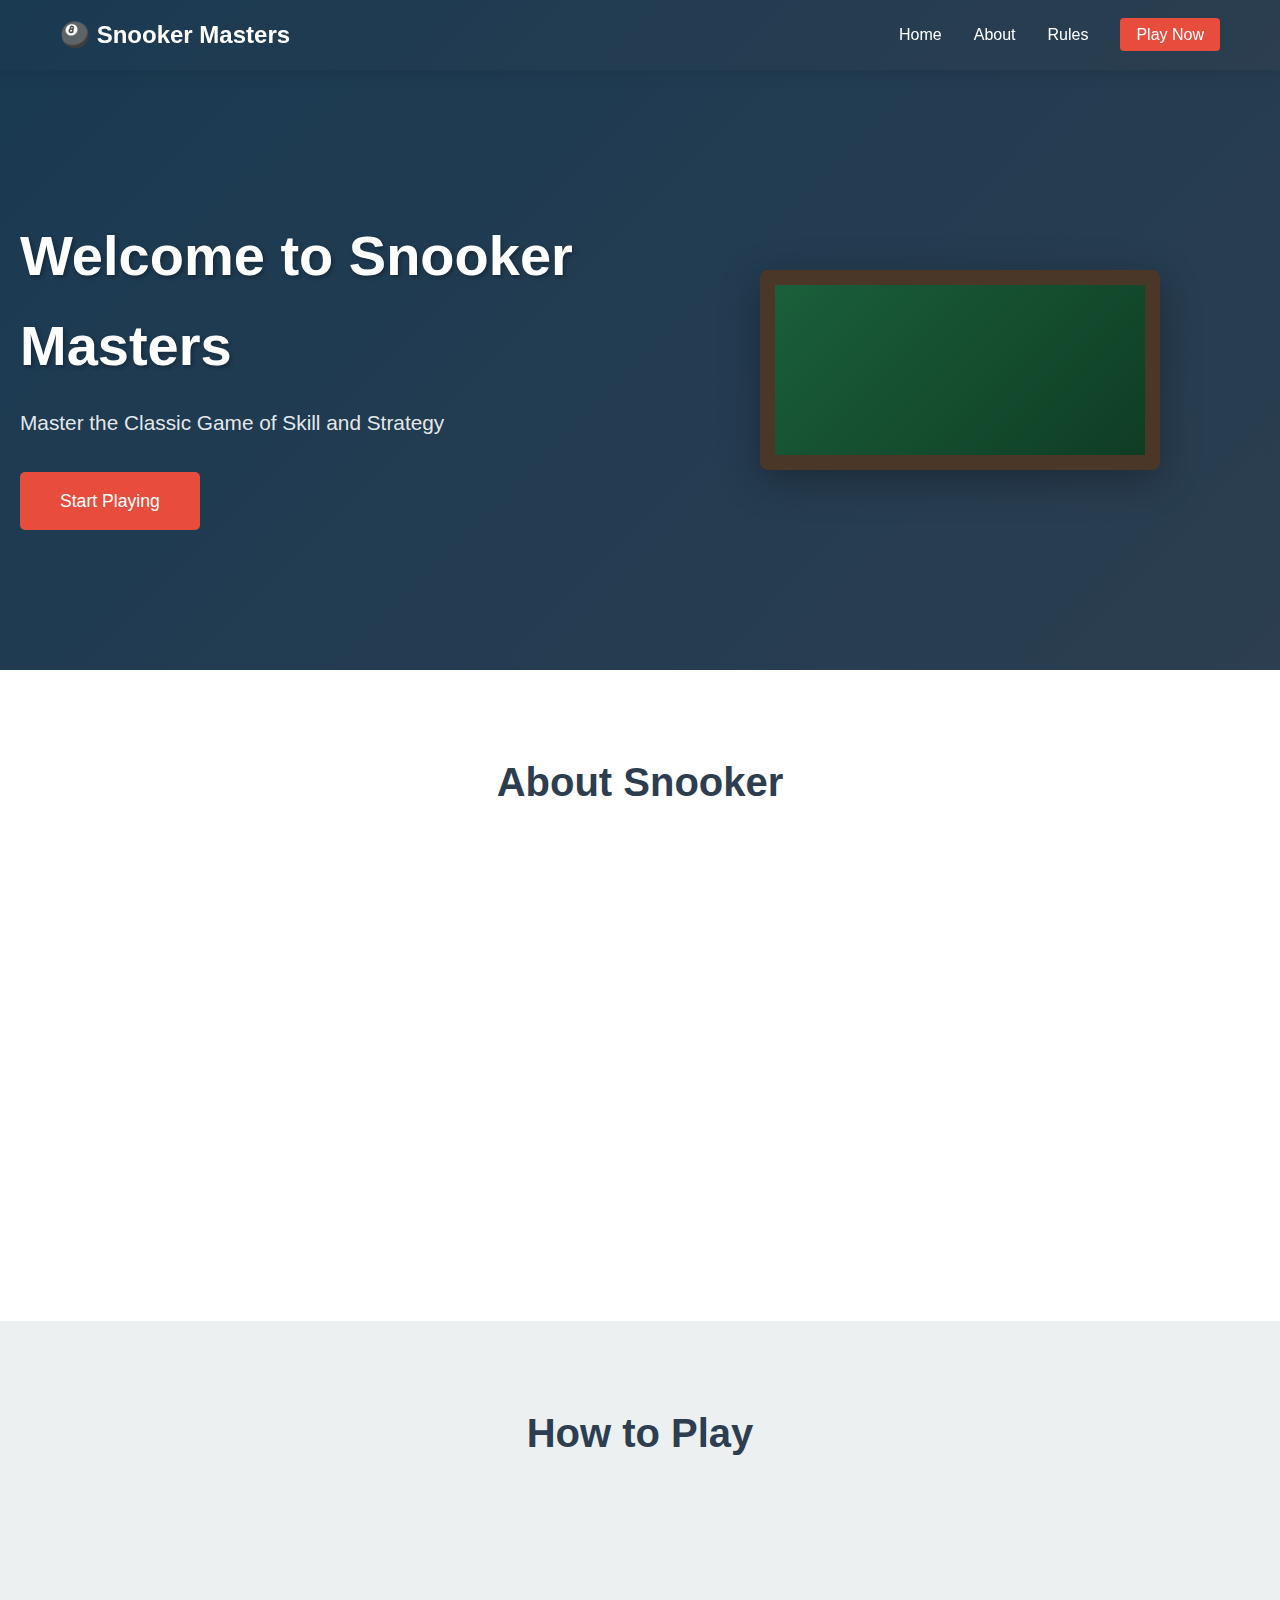
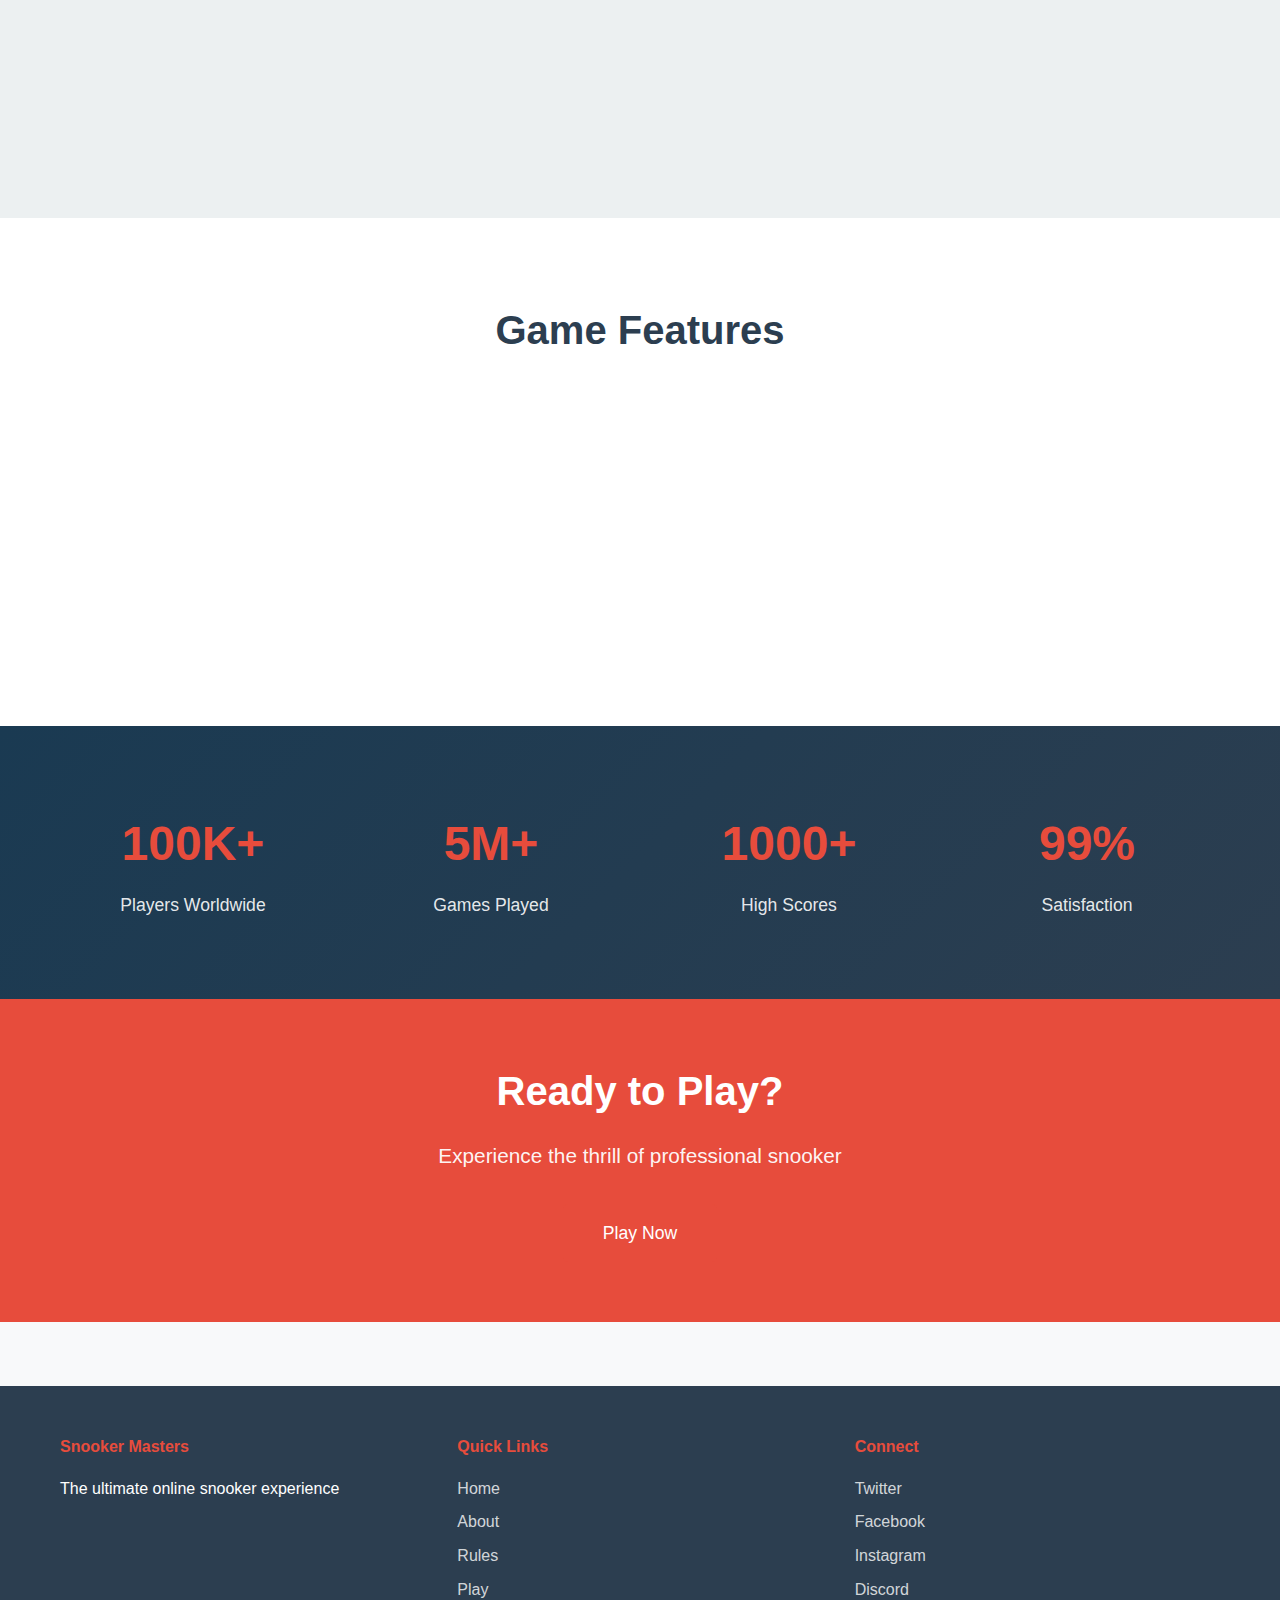
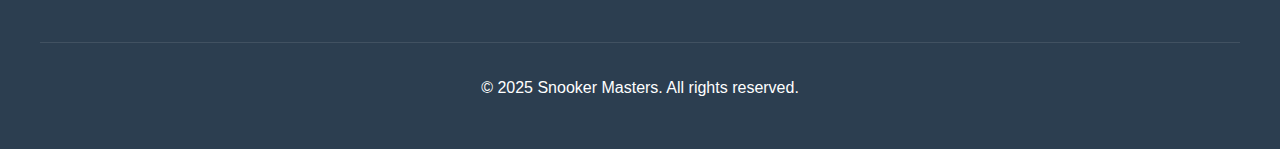
<file: index.html>
<!DOCTYPE html>
<html lang="en">
<head>
    <meta charset="UTF-8">
    <meta name="viewport" content="width=device-width, initial-scale=1.0">
    <title>Snooker Masters - Professional Pool Game</title>
    <style>
        * {
            margin: 0;
            padding: 0;
            box-sizing: border-box;
        }

        :root {
            --primary-color: #1a5f3b;
            --secondary-color: #2c3e50;
            --accent-color: #e74c3c;
        }

        html {
            scroll-behavior: smooth;
        }

        body {
            font-family: 'Segoe UI', Tahoma, Geneva, Verdana, sans-serif;
            line-height: 1.6;
            color: #2c3e50;
            background: #f8f9fa;
        }

        .navbar {
            background: linear-gradient(135deg, #1a3a52 0%, #2c3e50 100%);
            padding: 1rem 0;
            position: sticky;
            top: 0;
            z-index: 1000;
            box-shadow: 0 4px 15px rgba(0, 0, 0, 0.1);
        }

        .nav-container {
            max-width: 1200px;
            margin: 0 auto;
            padding: 0 20px;
            display: flex;
            justify-content: space-between;
            align-items: center;
        }

        .logo {
            font-size: 1.5rem;
            font-weight: bold;
            color: white;
        }

        .nav-menu {
            display: flex;
            list-style: none;
            gap: 2rem;
        }

        .nav-menu a {
            color: white;
            text-decoration: none;
            transition: all 0.3s ease;
        }

        .nav-menu a:hover {
            color: #e74c3c;
        }

        .hero {
            background: linear-gradient(135deg, #1a3a52 0%, #2c3e50 100%);
            color: white;
            padding: 80px 20px;
            display: grid;
            grid-template-columns: 1fr 1fr;
            gap: 40px;
            align-items: center;
            min-height: 600px;
        }

        .hero-content h1 {
            font-size: 3.5em;
            margin-bottom: 1rem;
            text-shadow: 2px 2px 4px rgba(0, 0, 0, 0.3);
        }

        .hero-content p {
            font-size: 1.3em;
            margin-bottom: 2rem;
            color: rgba(255, 255, 255, 0.9);
        }

        .btn-primary {
            display: inline-block;
            background: #e74c3c;
            color: white;
            padding: 15px 40px;
            text-decoration: none;
            border-radius: 5px;
            font-size: 1.1em;
            transition: all 0.3s ease;
        }

        .btn-primary:hover {
            background: #c0392b;
            transform: translateY(-2px);
            box-shadow: 0 8px 20px rgba(231, 76, 60, 0.4);
        }

        .hero-image {
            display: flex;
            justify-content: center;
            align-items: center;
        }

        .pool-table-preview {
            width: 100%;
            max-width: 400px;
            aspect-ratio: 2/1;
            background: linear-gradient(135deg, #1a5f3b 0%, #0f3d24 100%);
            border: 15px solid #4a3728;
            border-radius: 8px;
            position: relative;
            box-shadow: 0 10px 40px rgba(0, 0, 0, 0.3);
            animation: float 3s ease-in-out infinite;
        }

        @keyframes float {
            0%, 100% { transform: translateY(0px); }
            50% { transform: translateY(-20px); }
        }

        .section {
            max-width: 1200px;
            margin: 0 auto;
            padding: 80px 20px;
        }

        .section h2 {
            font-size: 2.5em;
            margin-bottom: 3rem;
            text-align: center;
            color: #2c3e50;
        }

        .about {
            background: white;
        }

        .about-grid {
            display: grid;
            grid-template-columns: repeat(auto-fit, minmax(250px, 1fr));
            gap: 2rem;
        }

        .about-card {
            background: #f8f9fa;
            padding: 2rem;
            border-radius: 8px;
            text-align: center;
            transition: all 0.3s ease;
        }

        .about-card:hover {
            transform: translateY(-10px);
            box-shadow: 0 10px 30px rgba(0, 0, 0, 0.1);
        }

        .icon {
            font-size: 3rem;
            margin-bottom: 1rem;
        }

        .about-card h3 {
            font-size: 1.3em;
            margin-bottom: 1rem;
            color: #2c3e50;
        }

        .about-card p {
            color: #666;
            line-height: 1.8;
        }

        .rules {
            background: #ecf0f1;
        }

        .rules-grid {
            display: grid;
            grid-template-columns: repeat(auto-fit, minmax(250px, 1fr));
            gap: 2rem;
        }

        .rule-card {
            background: white;
            padding: 2rem;
            border-left: 4px solid #e74c3c;
            border-radius: 4px;
        }

        .rule-card h3 {
            color: #2c3e50;
            margin-bottom: 1rem;
        }

        .rule-card p {
            color: #666;
            line-height: 1.8;
        }

        .features {
            background: white;
        }

        .features-list {
            display: grid;
            grid-template-columns: repeat(auto-fit, minmax(250px, 1fr));
            gap: 2rem;
        }

        .feature {
            display: flex;
            align-items: center;
            gap: 1rem;
            padding: 1.5rem;
            background: #f8f9fa;
            border-radius: 8px;
        }

        .feature-icon {
            font-size: 2rem;
            color: #e74c3c;
            font-weight: bold;
        }

        .feature p {
            color: #2c3e50;
            font-size: 1.1em;
        }

        .stats {
            background: linear-gradient(135deg, #1a3a52 0%, #2c3e50 100%);
            color: white;
        }

        .stats .section {
            display: grid;
            grid-template-columns: repeat(auto-fit, minmax(200px, 1fr));
            gap: 3rem;
        }

        .stat-item {
            text-align: center;
        }

        .stat-item h3 {
            font-size: 3em;
            margin-bottom: 0.5rem;
            color: #e74c3c;
        }

        .stat-item p {
            font-size: 1.1em;
            color: rgba(255, 255, 255, 0.9);
        }

        .cta {
            background: #e74c3c;
            color: white;
            text-align: center;
            padding: 60px 20px;
        }

        .cta h2 {
            font-size: 2.5em;
            margin-bottom: 1rem;
            color: white;
        }

        .cta p {
            font-size: 1.3em;
            margin-bottom: 2rem;
            color: rgba(255, 255, 255, 0.95);
        }

        .footer {
            background: #2c3e50;
            color: white;
            padding: 3rem 0;
            margin-top: 4rem;
        }

        .footer-content {
            max-width: 1200px;
            margin: 0 auto;
            padding: 0 20px;
            display: grid;
            grid-template-columns: repeat(auto-fit, minmax(250px, 1fr));
            gap: 2rem;
            margin-bottom: 2rem;
        }

        .footer-section h4 {
            margin-bottom: 1rem;
            color: #e74c3c;
        }

        .footer-section a {
            color: rgba(255, 255, 255, 0.8);
            text-decoration: none;
            display: block;
            margin-bottom: 0.5rem;
            transition: color 0.3s ease;
        }

        .footer-section a:hover {
            color: #e74c3c;
        }

        .footer-bottom {
            text-align: center;
            padding-top: 2rem;
            border-top: 1px solid rgba(255, 255, 255, 0.1);
            max-width: 1200px;
            margin: 0 auto;
            padding: 2rem 20px 0;
        }

        @media (max-width: 768px) {
            .hero {
                grid-template-columns: 1fr;
                padding: 40px 15px;
            }

            .hero-content h1 {
                font-size: 2rem;
            }

            .nav-menu {
                gap: 1rem;
            }

            .section {
                padding: 40px 15px;
            }
        }
    </style>
</head>
<body>
    <!-- Navigation -->
    <nav class="navbar">
        <div class="nav-container">
            <div class="logo">🎱 Snooker Masters</div>
            <ul class="nav-menu">
                <li><a href="#home">Home</a></li>
                <li><a href="#about">About</a></li>
                <li><a href="#rules">Rules</a></li>
                <li><a href="game.html" style="background: #e74c3c; padding: 8px 16px; border-radius: 4px;">Play Now</a></li>
            </ul>
        </div>
    </nav>

    <!-- Hero Section -->
    <section id="home" class="hero">
        <div class="hero-content">
            <h1>Welcome to Snooker Masters</h1>
            <p>Master the Classic Game of Skill and Strategy</p>
            <a href="game.html" class="btn-primary">Start Playing</a>
        </div>
        <div class="hero-image">
            <div class="pool-table-preview"></div>
        </div>
    </section>

    <!-- About Section -->
    <section id="about" class="about">
        <div class="section">
            <h2>About Snooker</h2>
            <div class="about-grid">
                <div class="about-card">
                    <div class="icon">📚</div>
                    <h3>Classic Game</h3>
                    <p>Snooker is a timeless cue sport played on a large green table with 22 balls. It combines precision, strategy, and skill.</p>
                </div>
                <div class="about-card">
                    <div class="icon">🎯</div>
                    <h3>Strategy & Skill</h3>
                    <p>Requires careful aim, powerful shots, and tactical thinking. Players must pot red balls before colored balls in specific sequence.</p>
                </div>
                <div class="about-card">
                    <div class="icon">🏆</div>
                    <h3>Competitive</h3>
                    <p>Played professionally worldwide with major tournaments and championships. Test your skills against challenging gameplay.</p>
                </div>
                <div class="about-card">
                    <div class="icon">⚡</div>
                    <h3>Fast-Paced</h3>
                    <p>Every shot counts. Quick decision-making and precision timing are essential for victory.</p>
                </div>
            </div>
        </div>
    </section>

    <!-- Rules Section -->
    <section id="rules" class="rules">
        <div class="section">
            <h2>How to Play</h2>
            <div class="rules-grid">
                <div class="rule-card">
                    <h3>1. Ball Setup</h3>
                    <p>Start with cue ball in the D area. Red balls form a triangle. Colored balls placed on spots.</p>
                </div>
                <div class="rule-card">
                    <h3>2. Basic Rules</h3>
                    <p>Pot a red ball first, then a colored ball. After potting a color, put it back and pot another red.</p>
                </div>
                <div class="rule-card">
                    <h3>3. Scoring</h3>
                    <p>Red = 1 pt, Yellow = 2 pts, Green = 3 pts, Brown = 4 pts, Blue = 5 pts, Pink = 6 pts, Black = 7 pts</p>
                </div>
                <div class="rule-card">
                    <h3>4. Winning</h3>
                    <p>After potting all reds, pot colors in order. Highest score wins. Fouls cost points.</p>
                </div>
            </div>
        </div>
    </section>

    <!-- Features Section -->
    <section class="features">
        <div class="section">
            <h2>Game Features</h2>
            <div class="features-list">
                <div class="feature">
                    <span class="feature-icon">✓</span>
                    <p>Realistic Physics Engine</p>
                </div>
                <div class="feature">
                    <span class="feature-icon">✓</span>
                    <p>Beautiful 3D Ball Rendering</p>
                </div>
                <div class="feature">
                    <span class="feature-icon">✓</span>
                    <p>Interactive Aiming System</p>
                </div>
                <div class="feature">
                    <span class="feature-icon">✓</span>
                    <p>Real-Time Scoring</p>
                </div>
                <div class="feature">
                    <span class="feature-icon">✓</span>
                    <p>Pocket Detection</p>
                </div>
                <div class="feature">
                    <span class="feature-icon">✓</span>
                    <p>Multiple Game Modes</p>
                </div>
            </div>
        </div>
    </section>

    <!-- Stats Section -->
    <section class="stats">
        <div class="section">
            <div style="display: grid; grid-template-columns: repeat(4, 1fr); gap: 2rem;">
                <div class="stat-item">
                    <h3>100K+</h3>
                    <p>Players Worldwide</p>
                </div>
                <div class="stat-item">
                    <h3>5M+</h3>
                    <p>Games Played</p>
                </div>
                <div class="stat-item">
                    <h3>1000+</h3>
                    <p>High Scores</p>
                </div>
                <div class="stat-item">
                    <h3>99%</h3>
                    <p>Satisfaction</p>
                </div>
            </div>
        </div>
    </section>

    <!-- CTA Section -->
    <section class="cta">
        <h2>Ready to Play?</h2>
        <p>Experience the thrill of professional snooker</p>
        <a href="game.html" class="btn-primary">Play Now</a>
    </section>

    <!-- Footer -->
    <footer class="footer">
        <div class="footer-content">
            <div class="footer-section">
                <h4>Snooker Masters</h4>
                <p>The ultimate online snooker experience</p>
            </div>
            <div class="footer-section">
                <h4>Quick Links</h4>
                <a href="#home">Home</a>
                <a href="#about">About</a>
                <a href="#rules">Rules</a>
                <a href="game.html">Play</a>
            </div>
            <div class="footer-section">
                <h4>Connect</h4>
                <a href="#">Twitter</a>
                <a href="#">Facebook</a>
                <a href="#">Instagram</a>
                <a href="#">Discord</a>
            </div>
        </div>
        <div class="footer-bottom">
            <p>&copy; 2025 Snooker Masters. All rights reserved.</p>
        </div>
    </footer>

    <script src="main.js"></script>
</body>
</html>
</file>
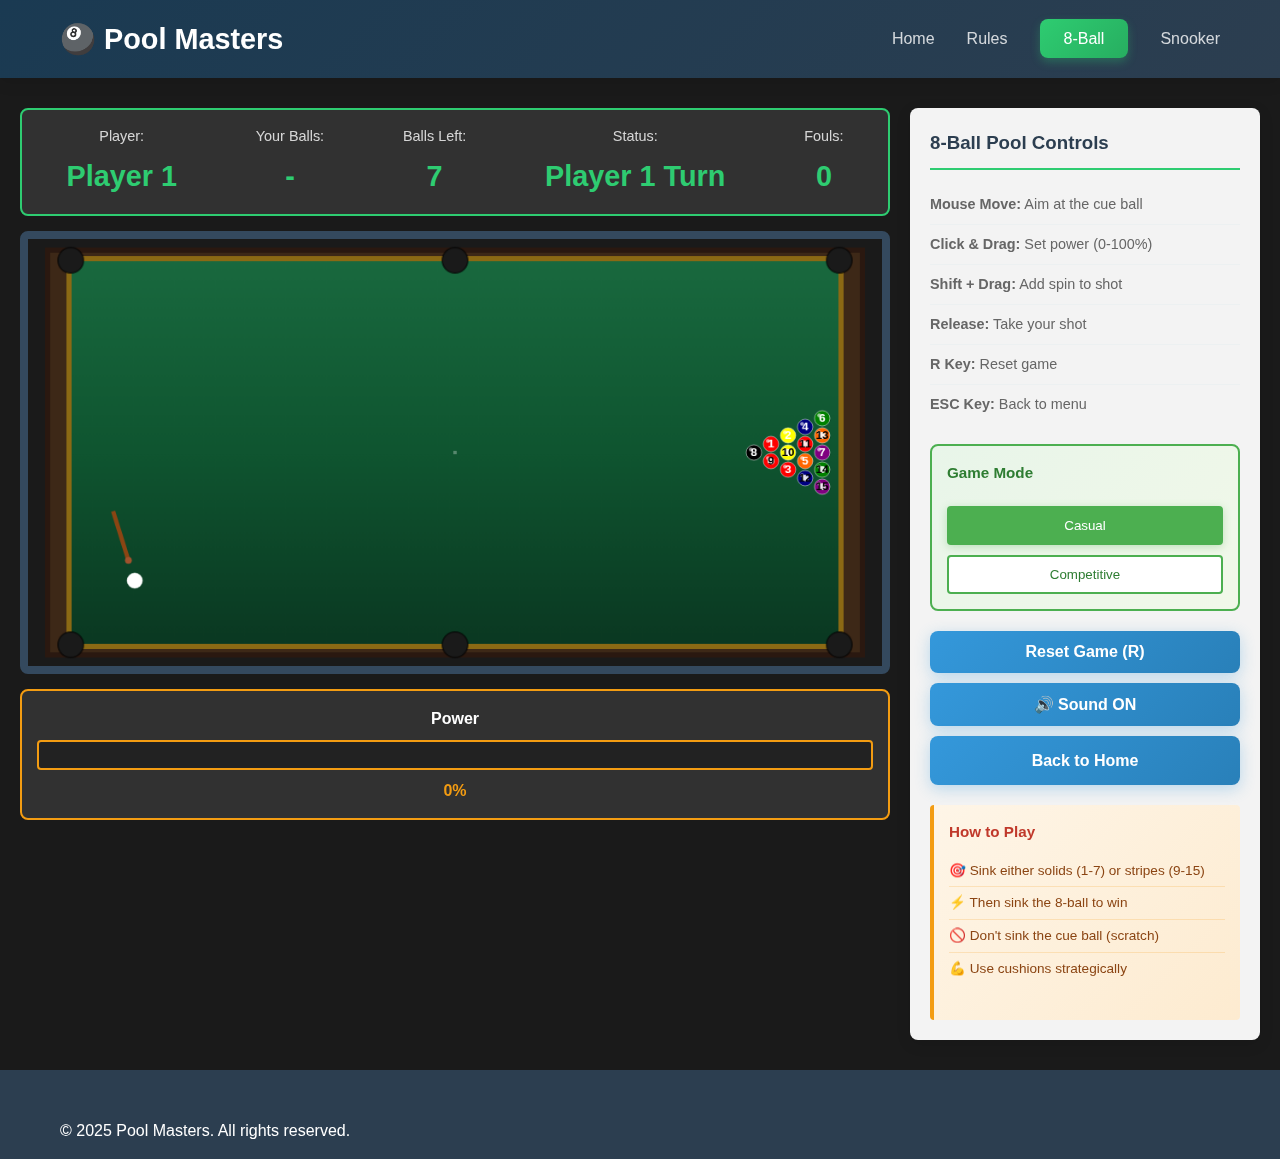
<file: 8ball.html>
<!DOCTYPE html>
<html lang="en">
<head>
    <meta charset="UTF-8">
    <meta name="viewport" content="width=device-width, initial-scale=1.0">
    <title>8-Ball Pool Masters</title>
    <link rel="stylesheet" href="styles.css">
</head>
<body class="game-page">
    <!-- Navigation -->
    <nav class="navbar">
        <div class="nav-container">
            <div class="logo">🎱 Pool Masters</div>
            <ul class="nav-menu">
                <li><a href="index.html">Home</a></li>
                <li><a href="index.html#rules">Rules</a></li>
                <li><a href="8ball.html" class="btn-play active">8-Ball</a></li>
                <li><a href="game.html">Snooker</a></li>
            </ul>
        </div>
    </nav>

    <!-- Game Section -->
    <section class="game-section">
        <div class="game-container">
            <div class="game-info">
                <div class="info-panel">
                    <div class="info-item">
                        <span class="label">Player:</span>
                        <span id="player" class="value">Player 1</span>
                    </div>
                    <div class="info-item">
                        <span class="label">Your Balls:</span>
                        <span id="player-balls" class="value">-</span>
                    </div>
                    <div class="info-item">
                        <span class="label">Balls Left:</span>
                        <span id="balls-left" class="value">7</span>
                    </div>
                    <div class="info-item">
                        <span class="label">Status:</span>
                        <span id="game-status" class="value">Playing...</span>
                    </div>
                    <div class="info-item">
                        <span class="label">Fouls:</span>
                        <span id="fouls" class="value">0</span>
                    </div>
                </div>
                
                <canvas id="gameCanvas" width="1000" height="500"></canvas>
                
                <div class="power-info">
                    <div class="power-label">Power</div>
                    <div class="power-bar">
                        <div id="power-fill" class="power-fill"></div>
                    </div>
                    <div class="power-value" id="power-value">0%</div>
                </div>
            </div>

            <div class="game-controls">
                <h3>8-Ball Pool Controls</h3>
                <ul>
                    <li><strong>Mouse Move:</strong> Aim at the cue ball</li>
                    <li><strong>Click & Drag:</strong> Set power (0-100%)</li>
                    <li><strong>Shift + Drag:</strong> Add spin to shot</li>
                    <li><strong>Release:</strong> Take your shot</li>
                    <li><strong>R Key:</strong> Reset game</li>
                    <li><strong>ESC Key:</strong> Back to menu</li>
                </ul>

                <div class="mode-selector">
                    <h4>Game Mode</h4>
                    <button id="mode-casual" class="btn-mode active" onclick="setGameDifficulty('casual')">Casual</button>
                    <button id="mode-competitive" class="btn-mode" onclick="setGameDifficulty('competitive')">Competitive</button>
                </div>
                
                <div class="button-group">
                    <button id="reset-btn" class="btn-secondary">Reset Game (R)</button>
                    <button id="sound-toggle" class="btn-secondary">🔊 Sound ON</button>
                    <a href="index.html" class="btn-secondary">Back to Home</a>
                </div>

                <div class="tips">
                    <h4>How to Play</h4>
                    <ul>
                        <li>🎯 Sink either solids (1-7) or stripes (9-15)</li>
                        <li>⚡ Then sink the 8-ball to win</li>
                        <li>🚫 Don't sink the cue ball (scratch)</li>
                        <li>💪 Use cushions strategically</li>
                    </ul>
                </div>
            </div>
        </div>
    </section>

    <!-- Footer -->
    <footer class="footer">
        <div class="container">
            <p>&copy; 2025 Pool Masters. All rights reserved.</p>
        </div>
    </footer>

    <script src="constants.js"></script>
    <script src="sounds.js"></script>
    <script src="8ball.js"></script>
</body>
</html>
</file>
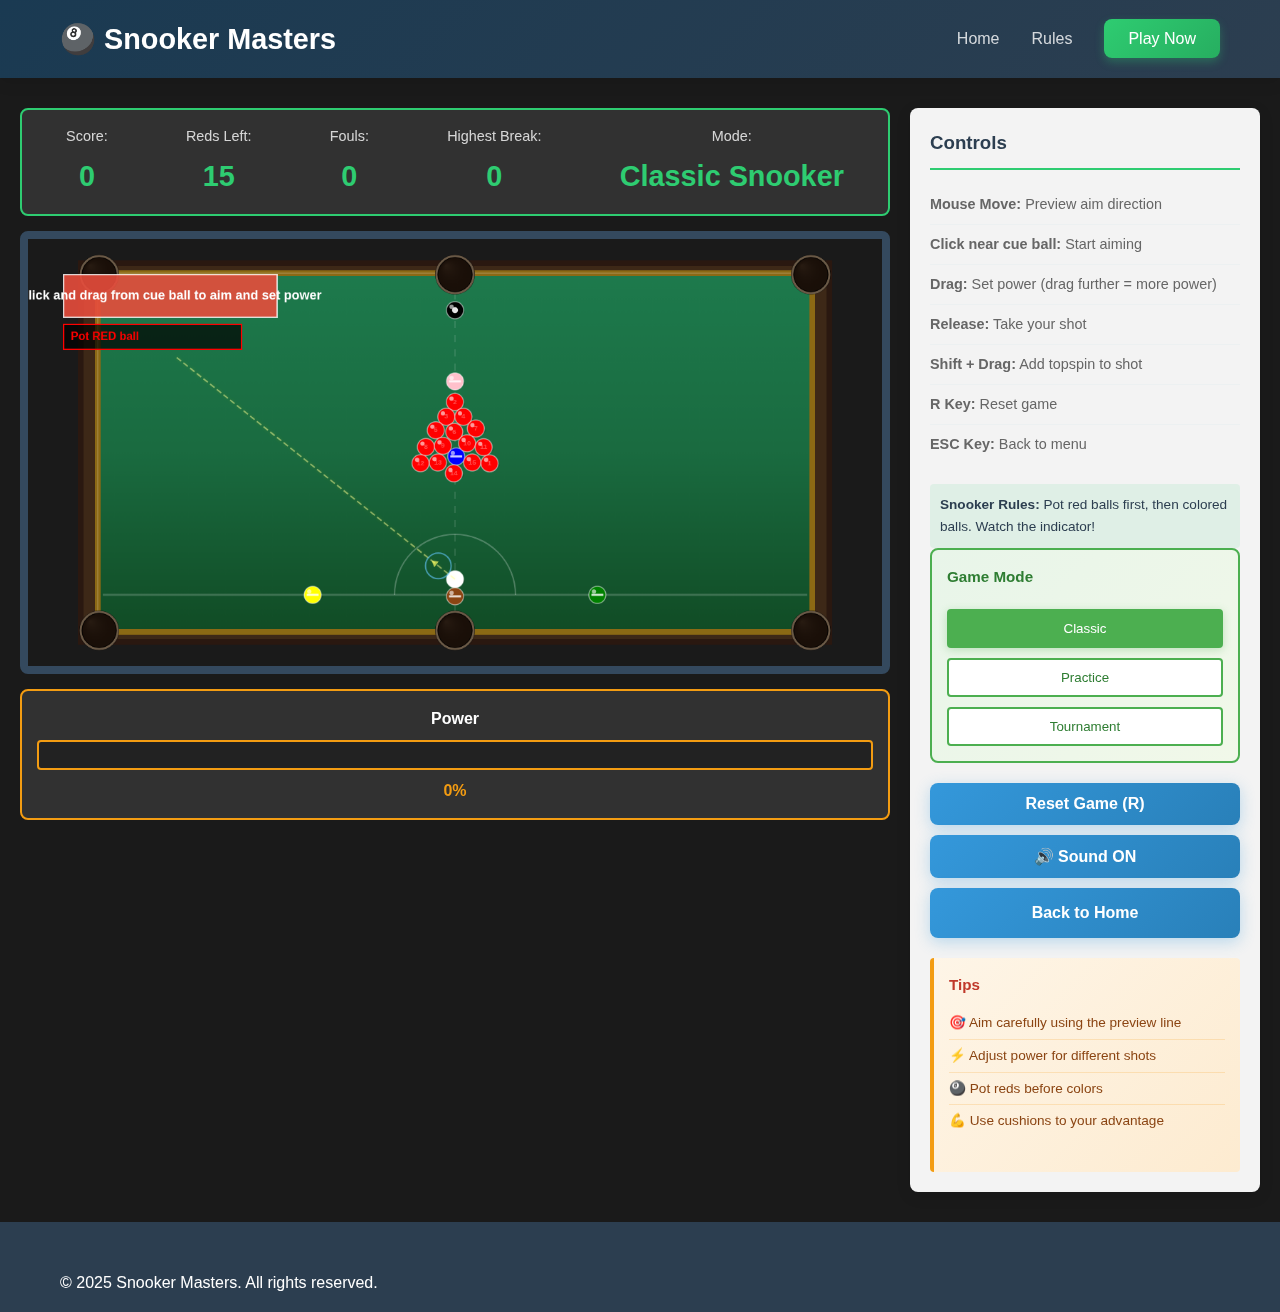
<file: game.html>
<!DOCTYPE html>
<html lang="en">
<head>
    <meta charset="UTF-8">
    <meta name="viewport" content="width=device-width, initial-scale=1.0">
    <title>Snooker Masters - Play Game</title>
    <link rel="stylesheet" href="styles.css">
</head>
<body class="game-page">
    <!-- Navigation -->
    <nav class="navbar">
        <div class="nav-container">
            <div class="logo">🎱 Snooker Masters</div>
            <ul class="nav-menu">
                <li><a href="index.html">Home</a></li>
                <li><a href="index.html#rules">Rules</a></li>
                <li><a href="game.html" class="btn-play active">Play Now</a></li>
            </ul>
        </div>
    </nav>

    <!-- Game Section -->
    <section class="game-section">
        <div class="game-container">
            <div class="game-info">
                <div class="info-panel">
                    <div class="info-item">
                        <span class="label">Score:</span>
                        <span id="score" class="value">0</span>
                    </div>
                    <div class="info-item">
                        <span class="label">Reds Left:</span>
                        <span id="reds-left" class="value">15</span>
                    </div>
                    <div class="info-item">
                        <span class="label">Fouls:</span>
                        <span id="fouls" class="value">0</span>
                    </div>
                    <div class="info-item">
                        <span class="label">Highest Break:</span>
                        <span id="highest-break" class="value">0</span>
                    </div>
                    <div class="info-item">
                        <span class="label">Mode:</span>
                        <span id="game-mode" class="value">Classic Snooker</span>
                    </div>
                </div>
                
                <canvas id="gameCanvas" width="1200" height="600"></canvas>
                
                <div class="power-info">
                    <div class="power-label">Power</div>
                    <div class="power-bar">
                        <div id="power-fill" class="power-fill"></div>
                    </div>
                    <div class="power-value" id="power-value">0%</div>
                </div>
            </div>

            <div class="game-controls">
                <h3>Controls</h3>
                <ul>
                    <li><strong>Mouse Move:</strong> Preview aim direction</li>
                    <li><strong>Click near cue ball:</strong> Start aiming</li>
                    <li><strong>Drag:</strong> Set power (drag further = more power)</li>
                    <li><strong>Release:</strong> Take your shot</li>
                    <li><strong>Shift + Drag:</strong> Add topspin to shot</li>
                    <li><strong>R Key:</strong> Reset game</li>
                    <li><strong>ESC Key:</strong> Back to menu</li>
                </ul>
                <div style="margin-top: 10px; padding: 10px; background: rgba(46, 204, 113, 0.1); border-radius: 4px; font-size: 0.85em;">
                    <strong>Snooker Rules:</strong> Pot red balls first, then colored balls. Watch the indicator!
                </div>

                <div class="mode-selector">
                    <h4>Game Mode</h4>
                    <button id="mode-classic" class="btn-mode active" onclick="setGameMode('classic')">Classic</button>
                    <button id="mode-practice" class="btn-mode" onclick="setGameMode('practice')">Practice</button>
                    <button id="mode-tournament" class="btn-mode" onclick="setGameMode('tournament')">Tournament</button>
                </div>
                
                <div class="button-group">
                    <button id="reset-btn" class="btn-secondary">Reset Game (R)</button>
                    <button id="sound-toggle" class="btn-secondary">🔊 Sound ON</button>
                    <a href="index.html" class="btn-secondary">Back to Home</a>
                </div>

                <div class="tips">
                    <h4>Tips</h4>
                    <ul>
                        <li>🎯 Aim carefully using the preview line</li>
                        <li>⚡ Adjust power for different shots</li>
                        <li>🎱 Pot reds before colors</li>
                        <li>💪 Use cushions to your advantage</li>
                    </ul>
                </div>
            </div>
        </div>
    </section>

    <!-- Footer -->
    <footer class="footer">
        <div class="container">
            <p>&copy; 2025 Snooker Masters. All rights reserved.</p>
        </div>
    </footer>

    <script src="constants.js"></script>
    <script src="sounds.js"></script>
    <script src="game.js"></script>
</body>
</html>
</file>
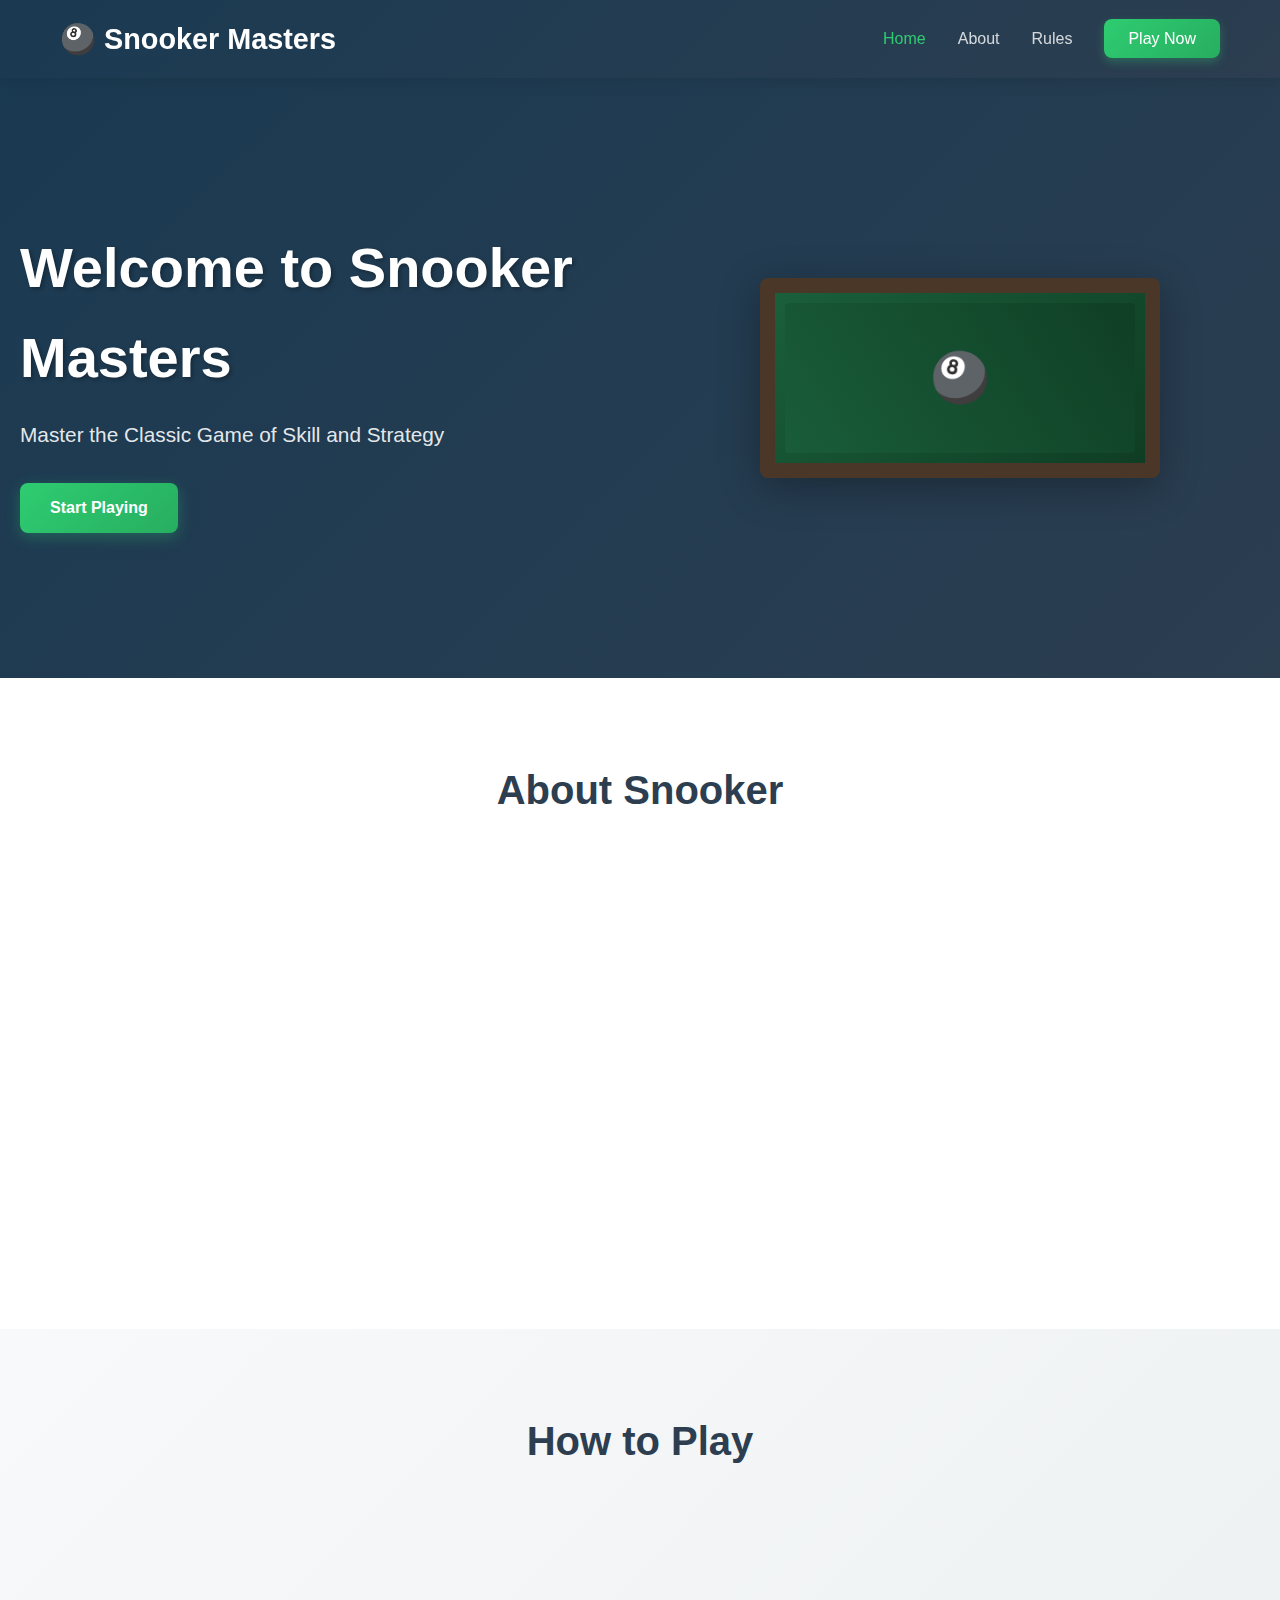
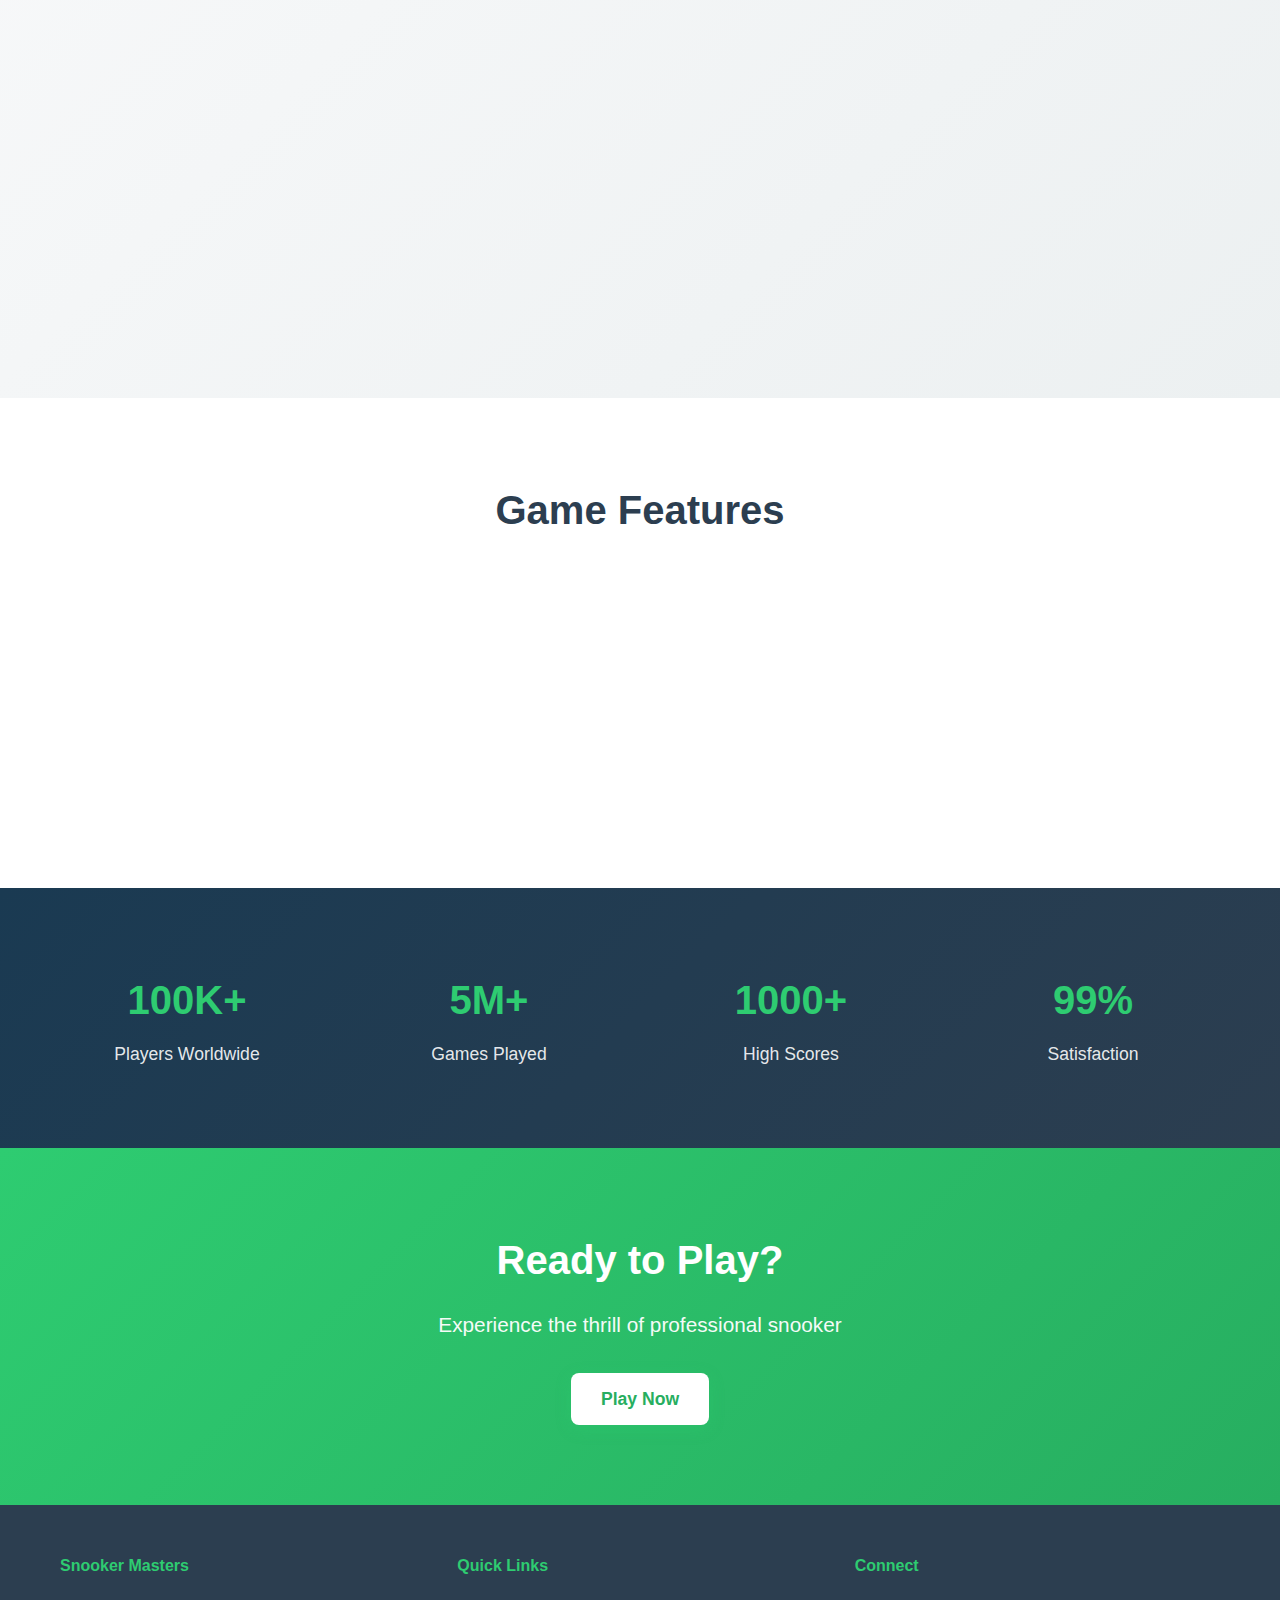
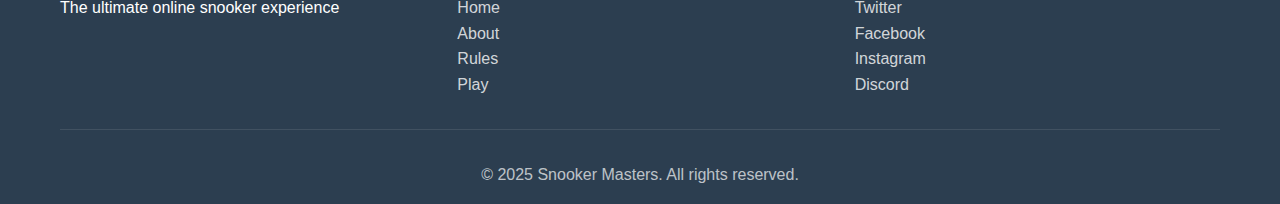
<file: index-old.html>
<!DOCTYPE html>
<html lang="en">
<head>
    <meta charset="UTF-8">
    <meta name="viewport" content="width=device-width, initial-scale=1.0">
    <title>Snooker Masters - Professional Pool Game</title>
    <link rel="stylesheet" href="styles.css">
</head>
<body>
    <!-- Navigation -->
    <nav class="navbar">
        <div class="nav-container">
            <div class="logo">🎱 Snooker Masters</div>
            <ul class="nav-menu">
                <li><a href="#home" class="active">Home</a></li>
                <li><a href="#about">About</a></li>
                <li><a href="#rules">Rules</a></li>
                <li><a href="game.html" class="btn-play">Play Now</a></li>
            </ul>
        </div>
    </nav>

    <!-- Hero Section -->
    <section id="home" class="hero">
        <div class="hero-content">
            <h1>Welcome to Snooker Masters</h1>
            <p>Master the Classic Game of Skill and Strategy</p>
            <a href="game.html" class="btn-primary">Start Playing</a>
        </div>
        <div class="hero-image">
            <div class="pool-table-preview"></div>
        </div>
    </section>

    <!-- About Section -->
    <section id="about" class="about">
        <div class="container">
            <h2>About Snooker</h2>
            <div class="about-grid">
                <div class="about-card">
                    <div class="icon">📚</div>
                    <h3>Classic Game</h3>
                    <p>Snooker is a timeless cue sport played on a large green table with 22 balls. It combines precision, strategy, and skill.</p>
                </div>
                <div class="about-card">
                    <div class="icon">🎯</div>
                    <h3>Strategy & Skill</h3>
                    <p>Requires careful aim, powerful shots, and tactical thinking. Players must pot red balls before colored balls in specific sequence.</p>
                </div>
                <div class="about-card">
                    <div class="icon">🏆</div>
                    <h3>Competitive</h3>
                    <p>Played professionally worldwide with major tournaments and championships. Test your skills against challenging gameplay.</p>
                </div>
                <div class="about-card">
                    <div class="icon">⚡</div>
                    <h3>Fast-Paced</h3>
                    <p>Every shot counts. Quick decision-making and precision timing are essential for victory.</p>
                </div>
            </div>
        </div>
    </section>

    <!-- Rules Section -->
    <section id="rules" class="rules">
        <div class="container">
            <h2>How to Play</h2>
            <div class="rules-grid">
                <div class="rule-card">
                    <h3>1. Ball Setup</h3>
                    <p>Start with cue ball in the D area. Red balls form a triangle. Colored balls placed on spots.</p>
                </div>
                <div class="rule-card">
                    <h3>2. Basic Rules</h3>
                    <p>Pot a red ball first, then a colored ball. After potting a color, put it back and pot another red.</p>
                </div>
                <div class="rule-card">
                    <h3>3. Scoring</h3>
                    <p>Red = 1 pt, Yellow = 2 pts, Green = 3 pts, Brown = 4 pts, Blue = 5 pts, Pink = 6 pts, Black = 7 pts</p>
                </div>
                <div class="rule-card">
                    <h3>4. Winning</h3>
                    <p>After potting all reds, pot colors in order. Highest score wins. Fouls cost points.</p>
                </div>
            </div>
        </div>
    </section>

    <!-- Features Section -->
    <section class="features">
        <div class="container">
            <h2>Game Features</h2>
            <div class="features-list">
                <div class="feature">
                    <span class="feature-icon">✓</span>
                    <p>Realistic Physics Engine</p>
                </div>
                <div class="feature">
                    <span class="feature-icon">✓</span>
                    <p>Beautiful 3D Ball Rendering</p>
                </div>
                <div class="feature">
                    <span class="feature-icon">✓</span>
                    <p>Interactive Aiming System</p>
                </div>
                <div class="feature">
                    <span class="feature-icon">✓</span>
                    <p>Real-Time Scoring</p>
                </div>
                <div class="feature">
                    <span class="feature-icon">✓</span>
                    <p>Pocket Detection</p>
                </div>
                <div class="feature">
                    <span class="feature-icon">✓</span>
                    <p>Multiple Game Modes</p>
                </div>
            </div>
        </div>
    </section>

    <!-- Stats Section -->
    <section class="stats">
        <div class="container">
            <div class="stat-item">
                <h3>100K+</h3>
                <p>Players Worldwide</p>
            </div>
            <div class="stat-item">
                <h3>5M+</h3>
                <p>Games Played</p>
            </div>
            <div class="stat-item">
                <h3>1000+</h3>
                <p>High Scores</p>
            </div>
            <div class="stat-item">
                <h3>99%</h3>
                <p>Satisfaction</p>
            </div>
        </div>
    </section>

    <!-- CTA Section -->
    <section class="cta">
        <div class="cta-content">
            <h2>Ready to Play?</h2>
            <p>Experience the thrill of professional snooker</p>
            <a href="game.html" class="btn-primary">Play Now</a>
        </div>
    </section>

    <!-- Footer -->
    <footer class="footer">
        <div class="container">
            <div class="footer-content">
                <div class="footer-section">
                    <h4>Snooker Masters</h4>
                    <p>The ultimate online snooker experience</p>
                </div>
                <div class="footer-section">
                    <h4>Quick Links</h4>
                    <ul>
                        <li><a href="#home">Home</a></li>
                        <li><a href="#about">About</a></li>
                        <li><a href="#rules">Rules</a></li>
                        <li><a href="game.html">Play</a></li>
                    </ul>
                </div>
                <div class="footer-section">
                    <h4>Connect</h4>
                    <ul>
                        <li><a href="#">Twitter</a></li>
                        <li><a href="#">Facebook</a></li>
                        <li><a href="#">Instagram</a></li>
                        <li><a href="#">Discord</a></li>
                    </ul>
                </div>
            </div>
            <div class="footer-bottom">
                <p>&copy; 2025 Snooker Masters. All rights reserved.</p>
            </div>
        </div>
    </footer>

    <script src="main.js"></script>
</body>
</html>
</file>
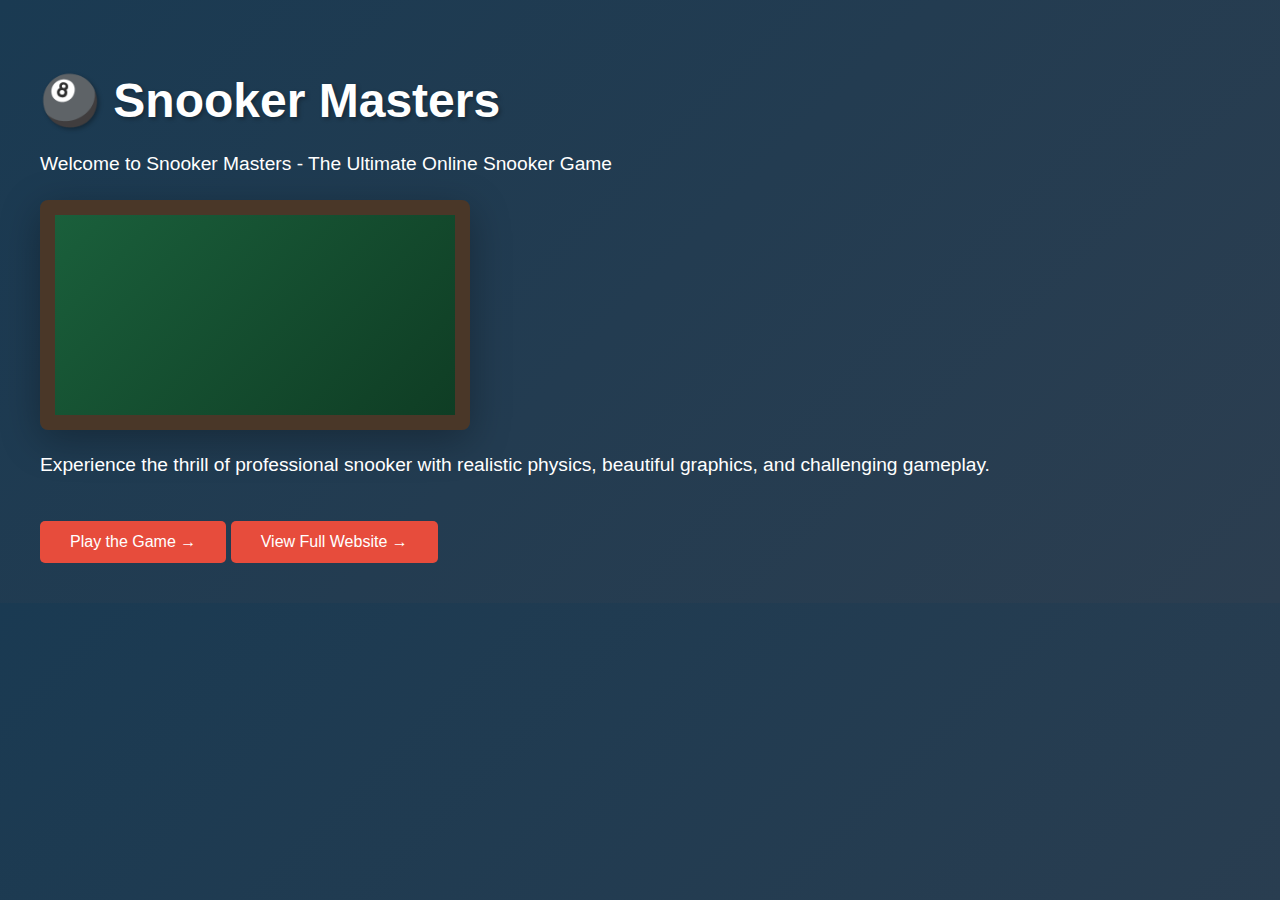
<file: test.html>
<!DOCTYPE html>
<html>
<head>
    <title>Test Page</title>
    <style>
        body {
            font-family: Arial, sans-serif;
            background: linear-gradient(135deg, #1a3a52 0%, #2c3e50 100%);
            color: white;
            padding: 40px;
            margin: 0;
        }
        .container {
            max-width: 1200px;
            margin: 0 auto;
        }
        h1 {
            font-size: 3em;
            margin-bottom: 20px;
            text-shadow: 2px 2px 4px rgba(0, 0, 0, 0.3);
        }
        p {
            font-size: 1.2em;
            line-height: 1.6;
            margin-bottom: 20px;
        }
        .game-preview {
            width: 400px;
            height: 200px;
            background: linear-gradient(135deg, #1a5f3b 0%, #0f3d24 100%);
            border: 15px solid #4a3728;
            border-radius: 8px;
            margin: 20px 0;
            box-shadow: 0 10px 40px rgba(0, 0, 0, 0.3);
        }
        a {
            display: inline-block;
            background: #e74c3c;
            color: white;
            padding: 12px 30px;
            text-decoration: none;
            border-radius: 5px;
            margin-top: 20px;
        }
        a:hover {
            background: #c0392b;
        }
    </style>
</head>
<body>
    <div class="container">
        <h1>🎱 Snooker Masters</h1>
        <p>Welcome to Snooker Masters - The Ultimate Online Snooker Game</p>
        
        <div class="game-preview"></div>
        
        <p>Experience the thrill of professional snooker with realistic physics, beautiful graphics, and challenging gameplay.</p>
        
        <a href="game.html">Play the Game →</a>
        <a href="index.html">View Full Website →</a>
    </div>
</body>
</html>
</file>
<file: styles.css>
/* ====================================
   GLOBAL STYLES
   ==================================== */

* {
    margin: 0;
    padding: 0;
    box-sizing: border-box;
}

:root {
    --primary-color: #1a5f3b;
    --secondary-color: #2c3e50;
    --accent-color: #e74c3c;
    --light-bg: #ecf0f1;
    --dark-bg: #2c3e50;
    --text-color: #2c3e50;
    --border-radius: 8px;
    --box-shadow: 0 4px 15px rgba(0, 0, 0, 0.1);
    --transition: all 0.3s ease;
}

html {
    scroll-behavior: smooth;
}

body {
    font-family: 'Segoe UI', Tahoma, Geneva, Verdana, sans-serif;
    line-height: 1.6;
    color: var(--text-color);
    background: #f8f9fa;
}

/* ====================================
   NAVIGATION
   ==================================== */

.navbar {
    background: linear-gradient(135deg, #1a3a52 0%, #2c3e50 100%);
    padding: 1rem 0;
    position: sticky;
    top: 0;
    z-index: 1000;
    box-shadow: var(--box-shadow);
}

.nav-container {
    max-width: 1200px;
    margin: 0 auto;
    padding: 0 20px;
    display: flex;
    justify-content: space-between;
    align-items: center;
}

.logo {
    font-size: 1.8em;
    font-weight: bold;
    color: white;
    text-decoration: none;
    display: flex;
    align-items: center;
    gap: 10px;
}

.nav-menu {
    display: flex;
    list-style: none;
    gap: 2rem;
    align-items: center;
}

.nav-menu a {
    color: rgba(255, 255, 255, 0.8);
    text-decoration: none;
    font-weight: 500;
    transition: var(--transition);
}

.nav-menu a:hover,
.nav-menu a.active {
    color: #2ecc71;
}

.btn-play {
    background: linear-gradient(135deg, #2ecc71 0%, #27ae60 100%);
    color: white !important;
    padding: 0.7rem 1.5rem;
    border-radius: var(--border-radius);
    box-shadow: 0 4px 10px rgba(46, 204, 113, 0.3);
    transition: var(--transition);
}

.btn-play:hover {
    transform: translateY(-2px);
    box-shadow: 0 6px 15px rgba(46, 204, 113, 0.5);
}

/* ====================================
   HERO SECTION
   ==================================== */

.hero {
    background: linear-gradient(135deg, #1a3a52 0%, #2c3e50 100%);
    color: white;
    padding: 80px 20px;
    display: grid;
    grid-template-columns: 1fr 1fr;
    gap: 40px;
    align-items: center;
    min-height: 600px;
}

.hero-content h1 {
    font-size: 3.5em;
    margin-bottom: 1rem;
    text-shadow: 2px 2px 4px rgba(0, 0, 0, 0.3);
}

.hero-content p {
    font-size: 1.3em;
    margin-bottom: 2rem;
    color: rgba(255, 255, 255, 0.9);
}

.hero-image {
    display: flex;
    justify-content: center;
    align-items: center;
}

.pool-table-preview {
    width: 100%;
    max-width: 400px;
    aspect-ratio: 2/1;
    background: linear-gradient(135deg, #1a5f3b 0%, #0f3d24 100%);
    border: 15px solid #4a3728;
    border-radius: 8px;
    position: relative;
    box-shadow: 0 10px 40px rgba(0, 0, 0, 0.3);
}

.pool-table-preview::before {
    content: '';
    position: absolute;
    top: 10px;
    left: 10px;
    right: 10px;
    bottom: 10px;
    background: linear-gradient(45deg, #1a5f3b 0%, #0f3d24 100%);
    border-radius: 4px;
    opacity: 0.8;
}

.pool-table-preview::after {
    content: '🎱';
    position: absolute;
    top: 50%;
    left: 50%;
    transform: translate(-50%, -50%);
    font-size: 3em;
    animation: float 3s ease-in-out infinite;
}

@keyframes float {
    0%, 100% { transform: translate(-50%, -50%); }
    50% { transform: translate(-50%, -60%); }
}

/* ====================================
   BUTTONS
   ==================================== */

.btn-primary,
.btn-secondary {
    padding: 12px 30px;
    border: none;
    border-radius: var(--border-radius);
    font-size: 1rem;
    font-weight: bold;
    cursor: pointer;
    transition: var(--transition);
    text-decoration: none;
    display: inline-block;
    text-align: center;
}

.btn-primary {
    background: linear-gradient(135deg, #2ecc71 0%, #27ae60 100%);
    color: white;
    box-shadow: 0 4px 15px rgba(46, 204, 113, 0.3);
}

.btn-primary:hover {
    transform: translateY(-3px);
    box-shadow: 0 6px 20px rgba(46, 204, 113, 0.5);
}

.btn-secondary {
    background: linear-gradient(135deg, #3498db 0%, #2980b9 100%);
    color: white;
    box-shadow: 0 4px 15px rgba(52, 152, 219, 0.3);
}

.btn-secondary:hover {
    transform: translateY(-3px);
    box-shadow: 0 6px 20px rgba(52, 152, 219, 0.5);
}

/* ====================================
   CONTAINER
   ==================================== */

.container {
    max-width: 1200px;
    margin: 0 auto;
    padding: 0 20px;
}

/* ====================================
   ABOUT SECTION
   ==================================== */

.about {
    padding: 80px 20px;
    background: white;
}

.about h2,
.rules h2,
.features h2 {
    font-size: 2.5em;
    text-align: center;
    margin-bottom: 3rem;
    color: var(--secondary-color);
}

.about-grid {
    display: grid;
    grid-template-columns: repeat(auto-fit, minmax(250px, 1fr));
    gap: 2rem;
}

.about-card {
    background: linear-gradient(135deg, #ecf0f1 0%, #f8f9fa 100%);
    padding: 2rem;
    border-radius: var(--border-radius);
    text-align: center;
    box-shadow: var(--box-shadow);
    transition: var(--transition);
}

.about-card:hover {
    transform: translateY(-5px);
    box-shadow: 0 8px 25px rgba(0, 0, 0, 0.15);
}

.about-card .icon {
    font-size: 3em;
    margin-bottom: 1rem;
}

.about-card h3 {
    color: var(--secondary-color);
    margin-bottom: 1rem;
    font-size: 1.3em;
}

.about-card p {
    color: #666;
    line-height: 1.8;
}

/* ====================================
   RULES SECTION
   ==================================== */

.rules {
    padding: 80px 20px;
    background: linear-gradient(135deg, #f8f9fa 0%, #ecf0f1 100%);
}

.rules-grid {
    display: grid;
    grid-template-columns: repeat(auto-fit, minmax(280px, 1fr));
    gap: 2rem;
}

.rule-card {
    background: white;
    padding: 2rem;
    border-radius: var(--border-radius);
    border-left: 4px solid #2ecc71;
    box-shadow: var(--box-shadow);
}

.rule-card h3 {
    color: var(--secondary-color);
    margin-bottom: 1rem;
    font-size: 1.2em;
}

.rule-card p {
    color: #666;
    line-height: 1.8;
}

/* ====================================
   FEATURES SECTION
   ==================================== */

.features {
    padding: 80px 20px;
    background: white;
}

.features-list {
    display: grid;
    grid-template-columns: repeat(auto-fit, minmax(250px, 1fr));
    gap: 2rem;
    max-width: 900px;
    margin: 0 auto;
}

.feature {
    display: flex;
    align-items: center;
    gap: 1rem;
    padding: 1.5rem;
    background: linear-gradient(135deg, #ecf0f1 0%, #f8f9fa 100%);
    border-radius: var(--border-radius);
    box-shadow: var(--box-shadow);
}

.feature-icon {
    font-size: 1.5em;
    color: #2ecc71;
    font-weight: bold;
}

/* ====================================
   STATS SECTION
   ==================================== */

.stats {
    padding: 80px 20px;
    background: linear-gradient(135deg, #1a3a52 0%, #2c3e50 100%);
    color: white;
}

.stats .container {
    display: grid;
    grid-template-columns: repeat(auto-fit, minmax(200px, 1fr));
    gap: 3rem;
    text-align: center;
}

.stat-item h3 {
    font-size: 2.5em;
    color: #2ecc71;
    margin-bottom: 0.5rem;
}

.stat-item p {
    font-size: 1.1em;
    color: rgba(255, 255, 255, 0.9);
}

/* ====================================
   CTA SECTION
   ==================================== */

.cta {
    padding: 80px 20px;
    background: linear-gradient(135deg, #2ecc71 0%, #27ae60 100%);
    text-align: center;
    color: white;
}

.cta-content h2 {
    font-size: 2.5em;
    margin-bottom: 1rem;
}

.cta-content p {
    font-size: 1.3em;
    margin-bottom: 2rem;
    opacity: 0.95;
}

.cta .btn-primary {
    background: white;
    color: #27ae60;
    font-size: 1.1em;
}

/* ====================================
   FOOTER
   ==================================== */

.footer {
    background: var(--dark-bg);
    color: white;
    padding: 3rem 20px 1rem;
}

.footer-content {
    display: grid;
    grid-template-columns: repeat(auto-fit, minmax(250px, 1fr));
    gap: 2rem;
    margin-bottom: 2rem;
}

.footer-section h4 {
    color: #2ecc71;
    margin-bottom: 1rem;
}

.footer-section ul {
    list-style: none;
}

.footer-section a {
    color: rgba(255, 255, 255, 0.8);
    text-decoration: none;
    transition: var(--transition);
}

.footer-section a:hover {
    color: #2ecc71;
}

.footer-bottom {
    border-top: 1px solid rgba(255, 255, 255, 0.1);
    padding-top: 2rem;
    text-align: center;
    color: rgba(255, 255, 255, 0.7);
}

/* ====================================
   GAME PAGE STYLES
   ==================================== */

.game-page {
    background: #1a1a1a;
}

.game-section {
    padding: 30px 20px;
    min-height: calc(100vh - 60px);
}

.game-container {
    max-width: 1400px;
    margin: 0 auto;
    display: grid;
    grid-template-columns: 1fr 350px;
    gap: 20px;
    align-items: start;
}

.game-info {
    display: flex;
    flex-direction: column;
    gap: 15px;
}

.info-panel {
    background: rgba(255, 255, 255, 0.1);
    border: 2px solid #2ecc71;
    border-radius: var(--border-radius);
    padding: 15px;
    display: flex;
    justify-content: space-around;
    gap: 20px;
    color: white;
}

.info-item {
    display: flex;
    flex-direction: column;
    align-items: center;
    gap: 5px;
}

.info-item .label {
    font-size: 0.9em;
    opacity: 0.8;
}

.info-item .value {
    font-size: 1.8em;
    font-weight: bold;
    color: #2ecc71;
}

#gameCanvas {
    width: 100%;
    height: auto;
    background: #1a5f3b;
    border: 8px solid #34495e;
    border-radius: var(--border-radius);
    display: block;
    cursor: crosshair;
}

.power-info {
    background: rgba(255, 255, 255, 0.1);
    border: 2px solid #f39c12;
    border-radius: var(--border-radius);
    padding: 15px;
    color: white;
}

.power-label {
    font-weight: bold;
    margin-bottom: 8px;
    text-align: center;
}

.power-bar {
    width: 100%;
    height: 30px;
    background: rgba(0, 0, 0, 0.3);
    border: 2px solid #f39c12;
    border-radius: 4px;
    overflow: hidden;
    margin-bottom: 8px;
}

.power-fill {
    height: 100%;
    width: 0%;
    background: linear-gradient(90deg, #2ecc71, #f39c12, #e74c3c);
    transition: width 0.05s ease;
}

.power-value {
    text-align: center;
    font-weight: bold;
    color: #f39c12;
}

.game-controls {
    background: rgba(255, 255, 255, 0.95);
    border-radius: var(--border-radius);
    padding: 20px;
    box-shadow: var(--box-shadow);
}

.game-controls h3 {
    color: var(--secondary-color);
    margin-bottom: 15px;
    border-bottom: 2px solid #2ecc71;
    padding-bottom: 10px;
}

.game-controls ul {
    list-style: none;
    margin-bottom: 20px;
}

.game-controls li {
    padding: 8px 0;
    font-size: 0.9em;
    color: #666;
    border-bottom: 1px solid #ecf0f1;
}

.game-controls li:last-child {
    border-bottom: none;
}

.button-group {
    display: flex;
    flex-direction: column;
    gap: 10px;
    margin-bottom: 20px;
}

.button-group button,
.button-group a {
    width: 100%;
}

.mode-selector {
    background: linear-gradient(135deg, #e8f5e9 0%, #f1f8e9 100%);
    border: 2px solid #4caf50;
    border-radius: var(--border-radius);
    padding: 15px;
    margin-bottom: 20px;
}

.mode-selector h4 {
    color: #2e7d32;
    margin-bottom: 10px;
    font-size: 0.95em;
}

.mode-selector {
    display: flex;
    flex-direction: column;
    gap: 10px;
}

.btn-mode {
    padding: 10px 15px;
    background: #fff;
    border: 2px solid #4caf50;
    color: #2e7d32;
    border-radius: 4px;
    cursor: pointer;
    font-weight: 500;
    transition: all 0.3s ease;
}

.btn-mode:hover {
    background: #e8f5e9;
    transform: translateX(2px);
}

.btn-mode.active {
    background: #4caf50;
    color: white;
    box-shadow: 0 2px 8px rgba(76, 175, 80, 0.3);
}

.tips {
    background: linear-gradient(135deg, #fef5e7 0%, #fdebd0 100%);
    border-left: 4px solid #f39c12;
    padding: 15px;
    border-radius: 4px;
}

.tips h4 {
    color: #c0392b;
    margin-bottom: 10px;
    font-size: 0.95em;
}

.tips ul {
    list-style: none;
}

.tips li {
    padding: 5px 0;
    font-size: 0.85em;
    color: #8B4513;
    border-bottom: 1px solid rgba(243, 156, 18, 0.2);
}

.tips li:last-child {
    border-bottom: none;
}

/* ====================================
   RESPONSIVE DESIGN
   ==================================== */

@media (max-width: 1024px) {
    .hero {
        grid-template-columns: 1fr;
        padding: 60px 20px;
    }

    .game-container {
        grid-template-columns: 1fr;
    }

    .hero-content h1 {
        font-size: 2.5em;
    }

    .nav-menu {
        gap: 1rem;
    }
}

@media (max-width: 768px) {
    .hero-content h1 {
        font-size: 2em;
    }

    .hero-content p {
        font-size: 1.1em;
    }

    .about h2,
    .rules h2,
    .features h2 {
        font-size: 2em;
    }

    .info-panel {
        flex-direction: column;
        gap: 10px;
    }

    .about-grid,
    .rules-grid {
        grid-template-columns: 1fr;
    }

    .nav-menu {
        flex-direction: column;
        gap: 0.5rem;
    }
}

@media (max-width: 480px) {
    .hero {
        padding: 40px 15px;
    }

    .hero-content h1 {
        font-size: 1.5em;
    }

    .hero-content p {
        font-size: 1em;
    }

    .logo {
        font-size: 1.2em;
    }

    .btn-primary,
    .btn-secondary {
        padding: 10px 20px;
        font-size: 0.9em;
    }

    .about,
    .rules,
    .features,
    .stats,
    .cta {
        padding: 40px 15px;
    }

    .stats .container {
        grid-template-columns: 1fr 1fr;
    }
}
</file>
